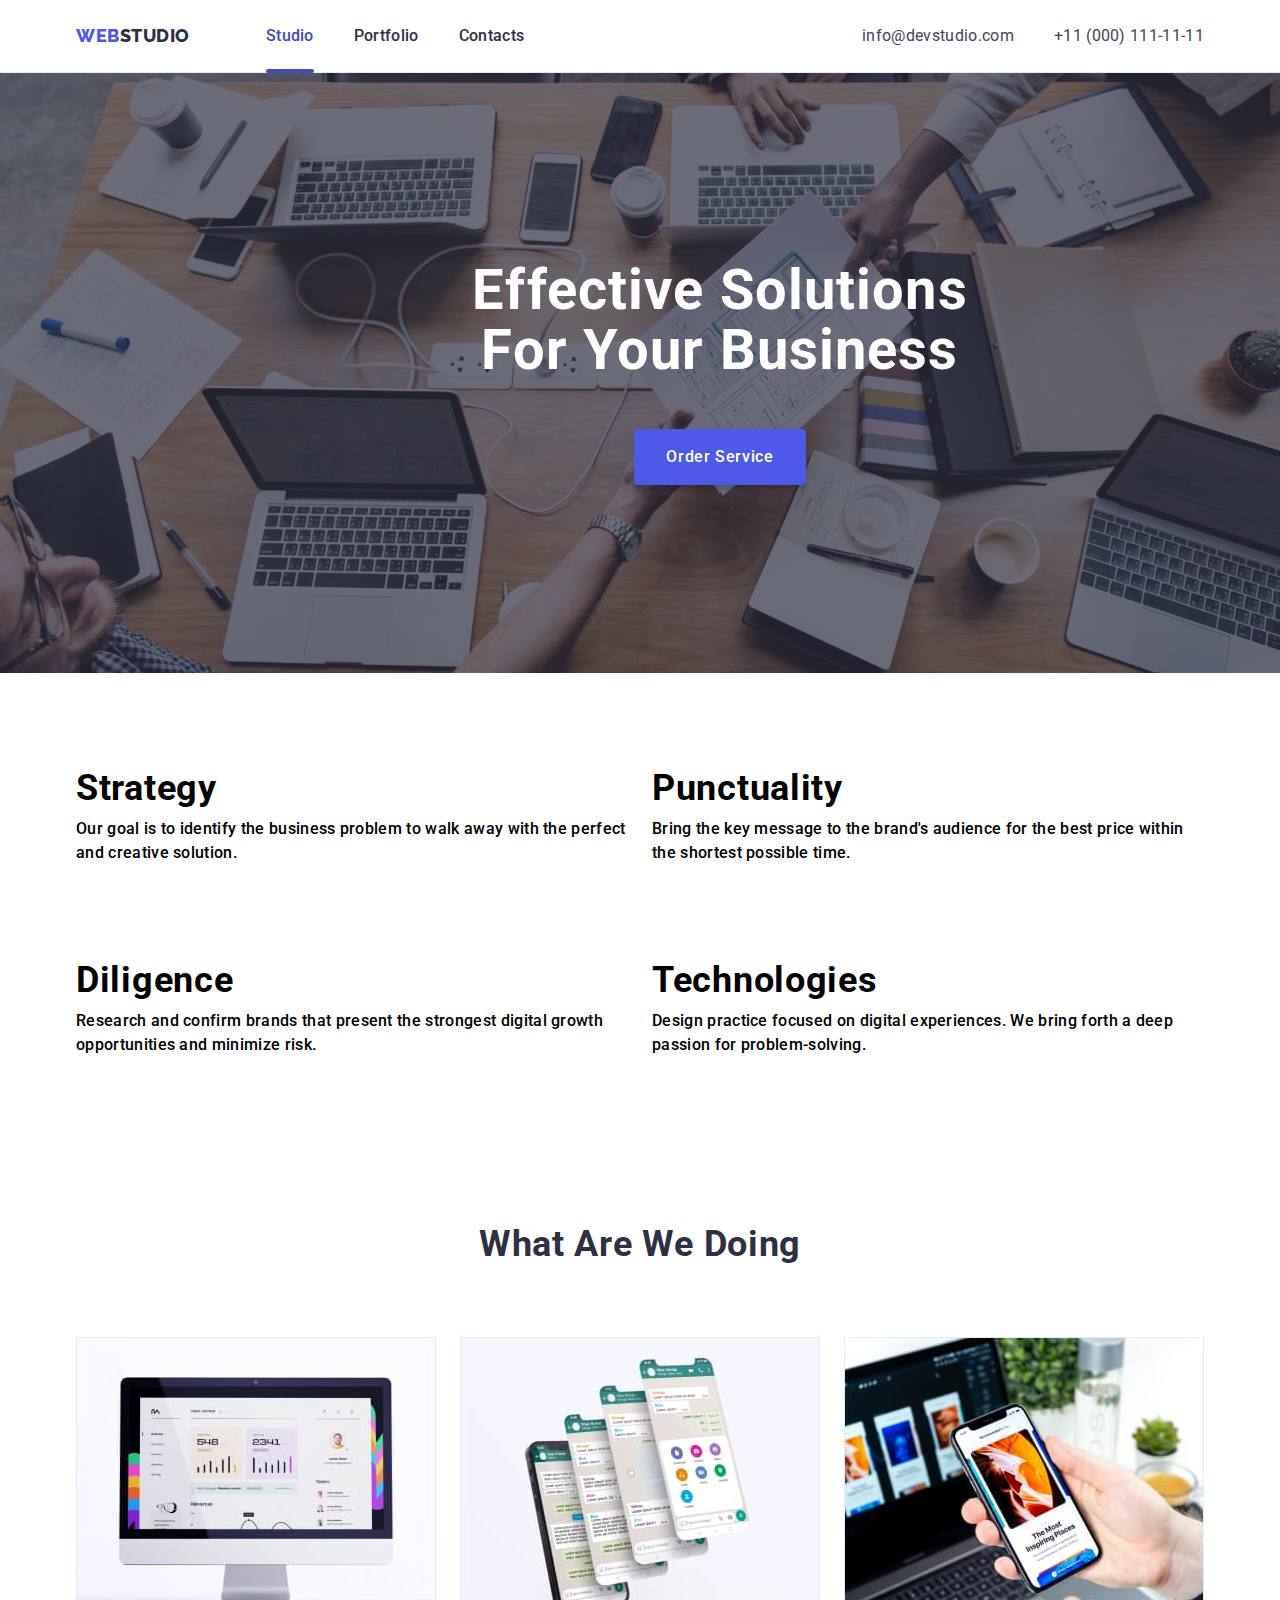
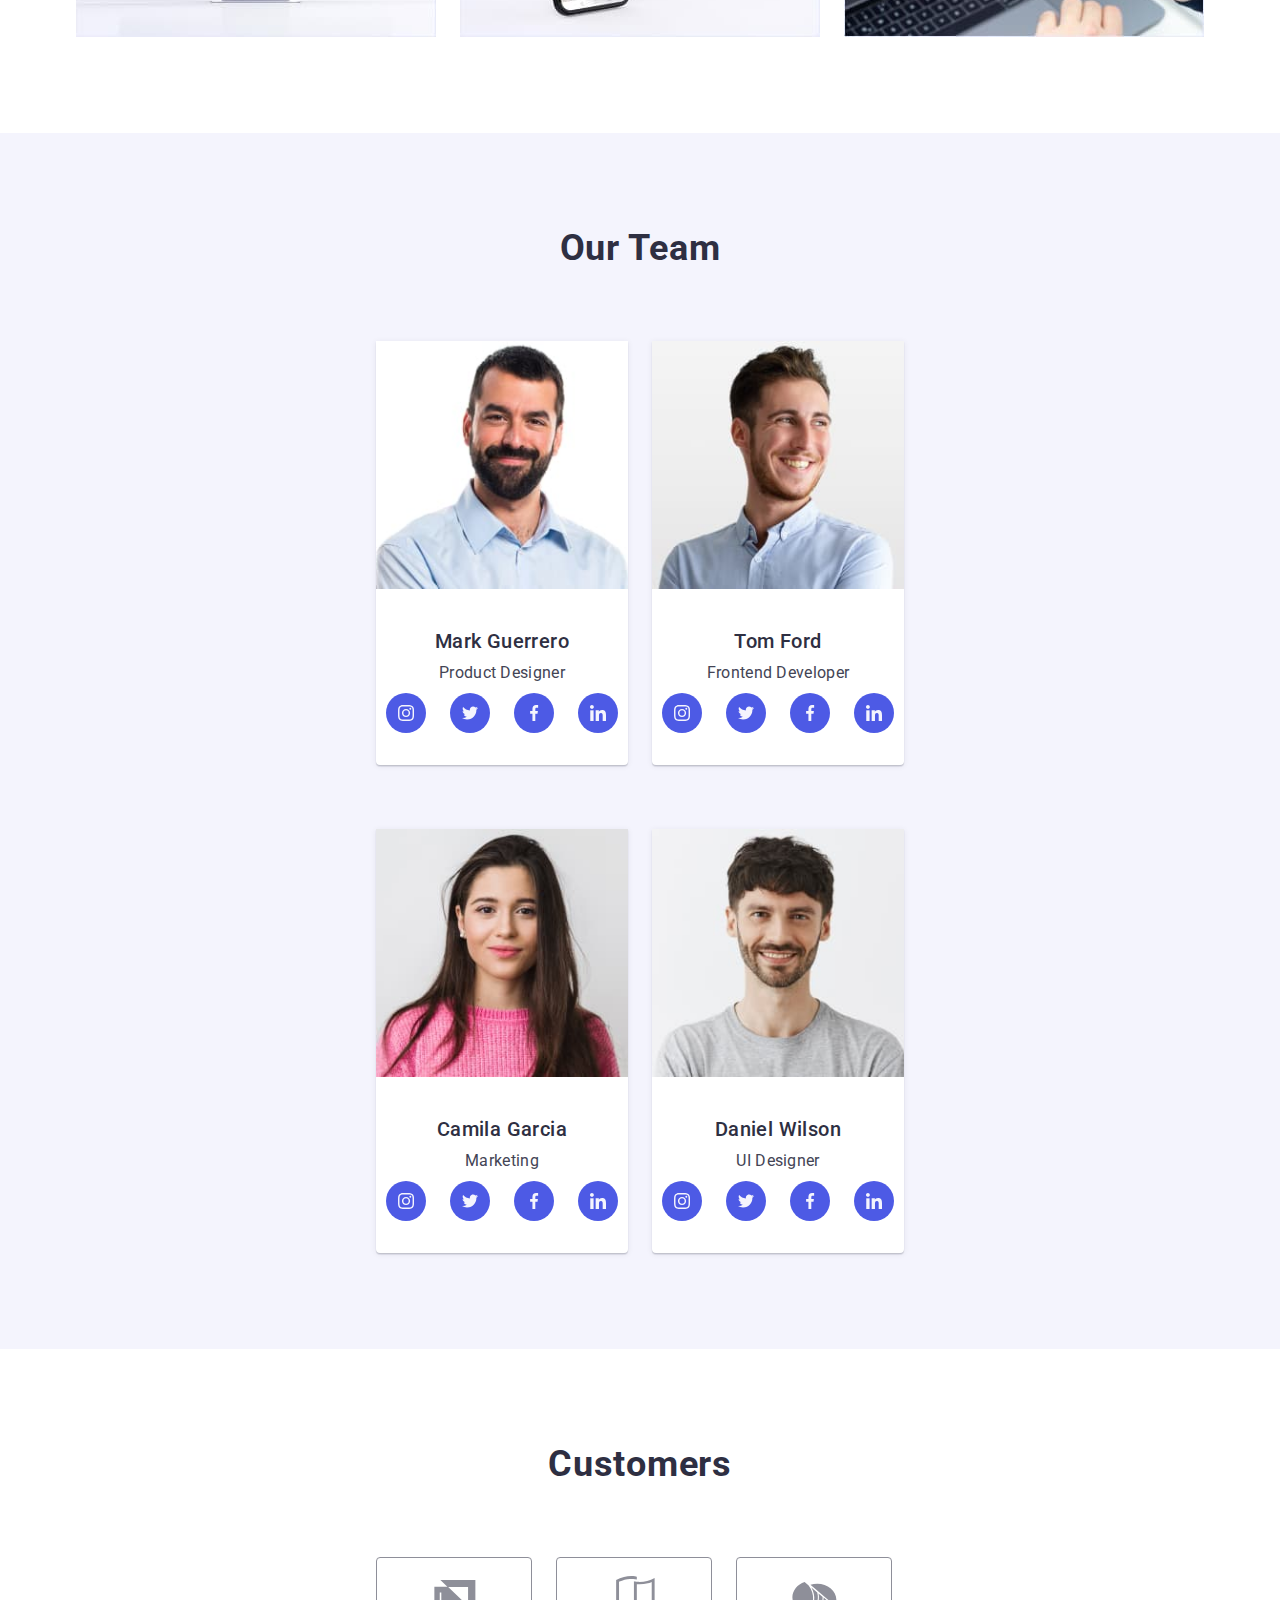
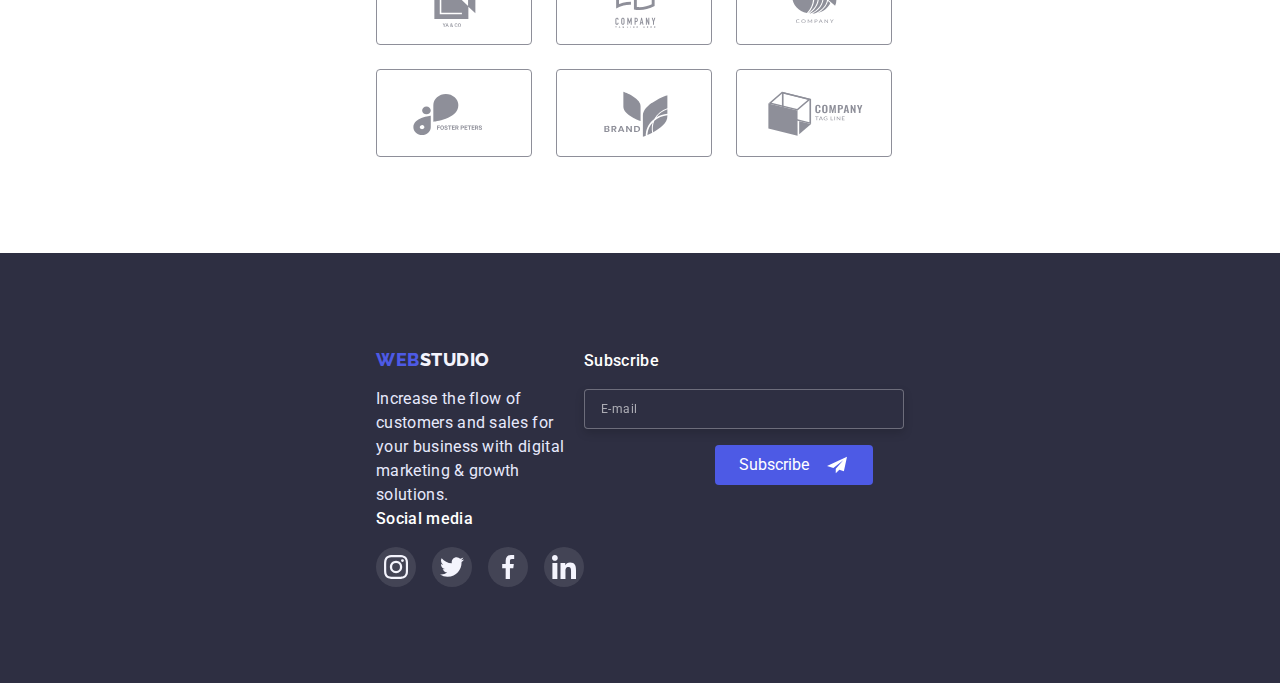
<file: index.html>
<!DOCTYPE html>
<html lang="en">
  <head>
    <meta charset="UTF-8" />
    <meta http-equiv="X-UA-Compatible" content="IE=edge" />
    <meta name="viewport" content="width=device-width, initial-scale=1.0" />
    <title>Effective Solutions for Your Business</title>
    <link href="
https://cdn.jsdelivr.net/npm/modern-normalize@1.1.0/modern-normalize.min.css" rel="stylesheet"/>

    <link rel="preconnect" href="https://fonts.googleapis.com" />
    <link rel="preconnect" href="https://fonts.gstatic.com" crossorigin />
    <link
      href="https://fonts.googleapis.com/css2?family=Raleway:wght@800&family=Roboto:wght@400;500;700;900&display=swap"
      rel="stylesheet"
    />

    <link rel="stylesheet" href="./css/styles.css" />
    <link rel="stylesheet" href="./css/mobile.css" />
    <link rel="stylesheet" href="./css/tablet.css" />
    <link rel="stylesheet" href="./css/desktop.css" />
  </head>
  <body>
    <!--HEADER-->
   <header class="header">
      <div class="container header-container">
      <nav class="navigation">
        <a class="logotype" href="./index.html">Web<span class="logotype-part-header">Studio</span></a>
        <ul class="header-list list">
          <li class="header-item">
            <a class="header-link  cover link" href="">Studio</a>
          </li>
          <li class="header-item">
            <a class="header-link link" href="./portfolio.html">Portfolio</a>
          </li>
          <li class="header-item">
            <a class="header-link link" href="">Contacts</a>
          </li>
        </ul>
      </nav>
      <address class="address">
        <ul class="contact-list">
          <li>
            <a class="email" href="mailto:info@devstudio.com">info@devstudio.com</a>
          </li>
          <li>
            <a class="tel" href="tel:+110001111111">+11 (000) 111-11-11</a>
          </li>
        </ul>
      </address>
      <button class="mobile-menu-open" data-menu-open type="button">
        <svg class="mobile-menu-open_icon" width="52" height="42">
          <use href="./images/icons.svg#burger"></use>
        </svg>
      </button>
      </div>
<div class="mob-menu is-hidden" data-menu>
  <div class="container">
    <div>
  <button class="menu-close" data-menu-close type="button">
    <svg class="menu-close-btn" width="12" height="12">
      <use href="./images/icons.svg#close-modal">
      </use>
    </svg>
  </button>
  <ul class="mob-menu-list list">
    <li class="mob-menu-item">
      <a class="mob-menu-link  cover link" href="">Studio</a>
    </li>
    <li class="mob-menu-item">
      <a class="mob-menu-link link" href="./portfolio.html">Portfolio</a>
    </li>
    <li class="mob-menu-item">
      <a class="mob-menu-link link" href="">Contacts</a>
    </li>
  </ul>
    </div>

    <div>
  <a class="mob-menu-tel" href="tel:+110001111111">+11 (000) 111-11-11</a>
  <a class="mob-menu-email" href="mailto:info@devstudio.com">info@devstudio.com</a>
  
  <ul class="mob-soc-list list">
    <li class="mob-soc-item">
      <a class="mob-soc-link link" href="">
        <svg class="mob-soc-icon" width="24" height="24">
          <use href="./images/icons.svg#icon-instagram"></use>
        </svg>
      </a>
    </li>
    <li class="mob-soc-item">
      <a class="mob-soc-link link" href="">
        <svg class="mob-soc-icon" width="24" height="24">
          <use href="./images/icons.svg#icon-twitter"></use>
        </svg>
      </a>
    </li>
    <li class="mob-soc-item">
      <a class="mob-soc-link link" href="">
        <svg class="mob-soc-icon" width="24" height="24">
          <use href="./images/icons.svg#icon-facebook"></use>
        </svg>
      </a>
    </li>
    <li class="mob-soc-item">
      <a class="mob-soc-link link" href="">
        <svg class="mob-soc-icon" width="24" height="24">
          <use href="./images/icons.svg#icon-linkedin"></use>
        </svg>
      </a>
    </li>
  </ul>
    </div>
  </div>
</div>
    </header>

    <!--HERO-->
   <main>
     <section class="hero">
        <div class="hero-wrap">
        <h1 class="hero-titel">Effective Solutions for Your Business</h1>
        <button class="modal-btn" data-modal-open type="button">Order Service</button>
        </div>
      </section>
    
     <!--FEATURE-->
      <section class="feature-section">
        <div class="container">
        <h2 class="feature-title">Features</h2>
        <ul class="feature-list">
          <li class="feature-item icon-antenna">
            <h3 class="feature-subtitle">Strategy</h3>
            <p class="feature-text">
              Our goal is to identify the business problem to walk away with the
              perfect and creative solution.
            </p>
          </li>
          <li class="feature-item icon-vector">
            <h3 class="feature-subtitle">Punctuality</h3>
            <p class="feature-text">
              Bring the key message to the brand's audience for the best price
              within the shortest possible time.
            </p>
          </li>
          <li class="feature-item icon-diagram">
            <h3 class="feature-subtitle">Diligence</h3>
            <p class="feature-text">
              Research and confirm brands that present the strongest digital
              growth opportunities and minimize risk.
            </p>
          </li>
          <li class="feature-item icon-astronaut">
            <h3 class="feature-subtitle">Technologies</h3>
            <p class="feature-text">
              Design practice focused on digital experiences. We bring forth a
              deep passion for problem-solving.
            </p>
          </li>
        </ul>
        </div>
      </section>

      <!--WORK-->
      <section class="works section">
        <div class="container">
        <h2 class="works-title">What are we doing</h2>

        <ul class="works-list">
          <li class="works-item">
            <img
              class="works-img"
              src="./images/monitor.jpg"
              alt="monitor"
              width="360"
              height="300"
            />
          </li>
          <li class="works-item">
            <img
              class="works-img"
              src="./images/menu.jpg"
              alt="menu"
              width="360"
              height="300"
            />
          </li>
          <li class="works-item">
            <img
              class="works-img"
              src="./images/smartphon.jpg"
              alt="smartphon"
              width="360"
              height="300"
            />
          </li>
        </ul>
        </div>
      </section>

      <!--TEAM-->
      <section class="team section">
        <div class="container">
        <h2 class="team-title">Our Team</h2>
        <ul class="team-list">
          <li class="team-item">
            <img
              class="team-img"
              src="./images/mark.jpg"
              alt="Mark"
              srcset="./images/mark.jpg 1x, ./images/mark@2x.jpg 2x"
              width="264"
              height="260"
            />
            <div class="team-wrap">
            <h3 class="team-name">Mark Guerrero</h3>
            <p class="team-position">Product Designer</p>
            <ul class="team-soc-list list">
              <li class="team-soc-item">
                <a class="team-soc-link link" href="">
                  <svg class="team-soc-icon" width="16" height="16">
                    <use href="./images/icons.svg#icon-instagram"></use>
                  </svg>
                </a>
              </li>
              <li class="team-soc-item">
                <a class="team-soc-link link" href="">
                  <svg class="team-soc-icon" width="16" height="16">
                    <use href="./images/icons.svg#icon-twitter"></use>
                  </svg>
                </a>
              </li>
              <li class="team-soc-item">
                <a class="team-soc-link link" href="">
                  <svg class="team-soc-icon" width="16" height="16">
                    <use href="./images/icons.svg#icon-facebook"></use>
                  </svg>
                </a>
              </li>
              <li class="team-soc-item">
                <a class="team-soc-link link" href="">
                  <svg class="team-soc-icon" width="16" height="16">
                    <use href="./images/icons.svg#icon-linkedin"></use>
                  </svg>
                </a>
              </li>
            </ul>
            </div>
          </li>

          <li class="team-item">
            <img
              class="team-img"
              src="./images/tom.jpg"
              srcset="./images/tom.jpg 1x, ./images/tom@2x.jpg 2x"
              alt="Tom"
              width="264"
              height="260"
            />
            <div class="team-wrap">
            <h3 class="team-name">Tom Ford</h3>
            <p class="team-position">Frontend Developer</p>
            <ul class="team-soc-list list">
              <li class="team-soc-item">
                <a class="team-soc-link link" href="">
                  <svg class="team-soc-icon" width="16" height="16">
                    <use href="./images/icons.svg#icon-instagram"></use>
                  </svg>
                </a>
              </li>
              <li class="team-soc-item">
                <a class="team-soc-link link" href="">
                  <svg class="team-soc-icon" width="16" height="16">
                    <use href="./images/icons.svg#icon-twitter"></use>
                  </svg>
                </a>
              </li>
              <li class="team-soc-item">
                <a class="team-soc-link link" href="">
                  <svg class="team-soc-icon" width="16" height="16">
                  <use href="./images/icons.svg#icon-facebook"></use>
                </svg></a>
              </li>
              <li class="team-soc-item">
                <a class="team-soc-link link" href="">
                  <svg class="team-soc-icon" width="16" height="16">
                    <use href="./images/icons.svg#icon-linkedin"></use>
                  </svg>
                </a>
              </li>
            </ul>
            </div>
          </li>

          <li class="team-item">
            <img
              class="team-img"
              src="./images/camila.jpg"
              alt="Camila"
              srcset="./images/camila.jpg 1x, ./images/camila@2x.jpg 2x"
              width="264"
              height="260"
            />
            <div class="team-wrap">
            <h3 class="team-name">Camila Garcia</h3>
            <p class="team-position">Marketing</p>
            <ul class="team-soc-list list">
              <li class="team-soc-item">
                <a class="team-soc-link link" href="">
                  <svg class="team-soc-icon" width="16" height="16">
                    <use href="./images/icons.svg#icon-instagram"></use>
                  </svg>
                </a>
              </li>
              <li class="team-soc-item">
                <a class="team-soc-link link" href="">
                  <svg class="team-soc-icon" width="16" height="16">
                    <use href="./images/icons.svg#icon-twitter"></use>
                  </svg>
                </a>
              </li>
              <li class="team-soc-item">
                <a class="team-soc-link link" href=""><svg class="team-soc-icon" width="16" height="16">
                  <use href="./images/icons.svg#icon-facebook"></use>
                </svg></a>
              </li>
              <li class="team-soc-item">
                <a class="team-soc-link link" href="">
                  <svg class="team-soc-icon" width="16" height="16">
                    <use href="./images/icons.svg#icon-linkedin"></use>
                  </svg>
                </a>
              </li>
            </ul>
            </div>
          </li>

          <li class="team-item">
            <img
              class="team-img"
              src="./images/daniel.jpg"
              alt="Daniel"
              srcset="./images/daniel.jpg 1x, ./images/daniel@2x.jpg 2x"
              width="264"
              height="260"
            /><div class="team-wrap">
            <h3 class="team-name">Daniel Wilson</h3>
            <p class="team-position">UI Designer</p>
            <ul class="team-soc-list list">
              <li class="team-soc-item">
                <a class="team-soc-link link" href="">
                  <svg class="team-soc-icon" width="16" height="16">
                    <use href="./images/icons.svg#icon-instagram"></use>
                  </svg>
                </a>
              </li>
              <li class="team-soc-item">
                <a class="team-soc-link link" href="">
                  <svg class="team-soc-icon" width="16" height="16">
                    <use href="./images/icons.svg#icon-twitter"></use>
                  </svg>
                </a>
              </li>
              <li class="team-soc-item">
                <a class="team-soc-link link" href="">
                  <svg class="team-soc-icon" width="16" height="16">
                  <use href="./images/icons.svg#icon-facebook"></use>
                </svg></a>
              </li>
              <li class="team-soc-item">
                <a class="team-soc-link link" href="">
                  <svg class="team-soc-icon" width="16" height="16">
                    <use href="./images/icons.svg#icon-linkedin"></use>
                  </svg>
                </a>
              </li>
            </ul>
            </div>
          </li>
        </ul>
        </div>
      </section>

      <!--Customers-->
     <section class="customers">
        <div class="container">
          <h2 class="customers-title">Customers</h2>
          <ul class="company-list list">
            <li class="company-item">
              <a class="company-link link" href="">
              <svg class="company-icon" width="104" height="56">
                <use href="./images/icons.svg#icon-Logo-5"></use>
              </svg>
              </a>
            </li>
            <li class="company-item">
              <a class="company-link link" href="">
              <svg class="company-icon" width="104" height="56">
                <use href="./images/icons.svg#icon-Logo-4"></use>
              </svg>
              </a>
            </li>
            <li class="company-item">
              <a class="company-link link" href="">
              <svg class="company-icon" width="104" height="56">
                <use href="./images/icons.svg#icon-Logo-3"></use>
              </svg>
              </a>
            </li>
            <li class="company-item">
              <a class="company-link link" href="">
              <svg class="company-icon" width="104" height="56">
                <use href="./images/icons.svg#icon-Logo-2"></use>
              </svg>
              </a>
            </li>
            <li class="company-item">
              <a class="company-link link" href="">
              <svg class="company-icon" width="104" height="56">
                <use href="./images/icons.svg#icon-Logo-1"></use>
              </svg>
              </a>
            </li>
            <li class="company-item">
              <a class="company-link link" href="">
                <svg class="company-icon" width="104" height="56">
                  <use href="./images/icons.svg#icon-Logo"></use>
                </svg>
                </a>
            </li>

          </ul>

        </div>

      </section>
    </main>

    <!--FOOTER-->
    <footer class="footer section">
      <div class="container footer-f">
        <div class="footer-footer">
        <div class="footer-wrap">
      <a class="logotype-footer" href="./index.html">Web<span class="logotype-part-footer">Studio</span></a>
      <p class="footer-text">
        Increase the flow of customers and sales for your business with digital
        marketing & growth solutions.
      </p>
        </div>
         <div class="footer-wrap-soc"> 
          <p class="footer-text-soc">Social media</p>
            <ul class="footer-soc-list list">
              <li class="footer-soc-item">
                <a class="footer-soc-link link" href="">
                  <svg class="footer-soc-icon" width="24" height="24">
                    <use href="./images/icons.svg#icon-instagram"></use>
                  </svg>
                </a>
              </li>
              <li class="footer-soc-item">
                <a class="footer-soc-link link" href="">
                  <svg class="footer-soc-icon" width="24" height="24">
                    <use href="./images/icons.svg#icon-twitter"></use>
                  </svg>
                </a>
              </li>
              <li class="footer-soc-item">
                <a class="footer-soc-link link" href=""><svg class="team-soc-icon" width="24" height="24">
                  <use href="./images/icons.svg#icon-facebook"></use>
                </svg></a>
              </li>
              <li class="footer-soc-item">
                <a class="footer-soc-link link" href="">
                  <svg class="footer-soc-icon" width="24" height="24">
                    <use href="./images/icons.svg#icon-linkedin"></use>
                  </svg>
                </a>
              </li>
            </ul>
         </div>
      </div>
           <div class="footer-form-wrap">
          <form class="footer-form">
            <div class="footer-field">
            <label class="online-lable-text" for="online-mail">Subscribe</label>
            </div>
              <input class="online-input" name="online-mail" type="email" id="online-mail" placeholder="E-mail">
        
            <button type="submit" class="footer-btn">Subscribe
              <svg class="footer-btn-icon" width="24" height="20">
                <use href="./images/icons.svg#icon-telegram"></use>
              </svg>
            </button>
            
            
          </form>
          </div>
      </div>
      </footer>

     <div class="backdrop is-hidden" data-modal>
        <div class="modal">
          <button type="button" class="modal-close" data-modal-close>
            <svg class="close-modal" width="12" height="12">
              <use href="./images/icons.svg#close-modal"></use>
            </svg>
          </button>

          <p class="modal-tittle">Leave your contacts and we will call you back</p>
          <form class="modal-form">
            <div class="modal-fiaeld">
            <label class="input-text" for="name">Name</label>
            <div class="input-wrap">
            <input class="modal-input" name="name" type="text" id="name">
            <svg class="modal-icon" width="18" height="18">
              <use href="./images/icons.svg#icon-person"></use>
            </svg>
            </div>
            </div>

            <div class="modal-fiaeld">
              <label class="input-text" for="phone">Phone</label>
              <div class="input-wrap">
              <input class="modal-input" name="phone" type="tel" id="phone">
              <svg class="modal-icon" width="18" height="24">
                <use href="./images/icons.svg#icon-phone"></use>
              </svg>
              </div>
              </div>

              <div class="modal-fiaeld">
                <label class="input-text" for="email">Email</label>
                <div class="input-wrap">
                <input class="modal-input" name="email" type="email" id="email" required>
                <svg class="modal-icon" width="18" height="24">
                  <use href="./images/icons.svg#icon-email"></use>
                </svg>
                </div>
                </div>
            
                <div class="modal-fiaeld">
                  <label class="input-text" for="use-text">Comment</label>
                  <textarea name="use-text" id="use-text" class="modal-massage" placeholder="Text input"></textarea>
                </div>

                <div class="modal-fiaeld">
                  <input class="input-check hidden" id="policy" type="checkbox" value="true"/>
                  <label for="policy" class="check-text"> I accept the terms and conditions of the&nbsp;
                    <a class="privaci-link" href="#">Privacy Policy</a>
                  </label>
                </div>
            <button type="submit" class="submit-btn">Send</button>
            
          </form>
        </div>
      </div>
      <script src="./js/modal.js"></script>
      <script src="./js/mobile-menu.js"></script>
  </body>
</html>
</file>
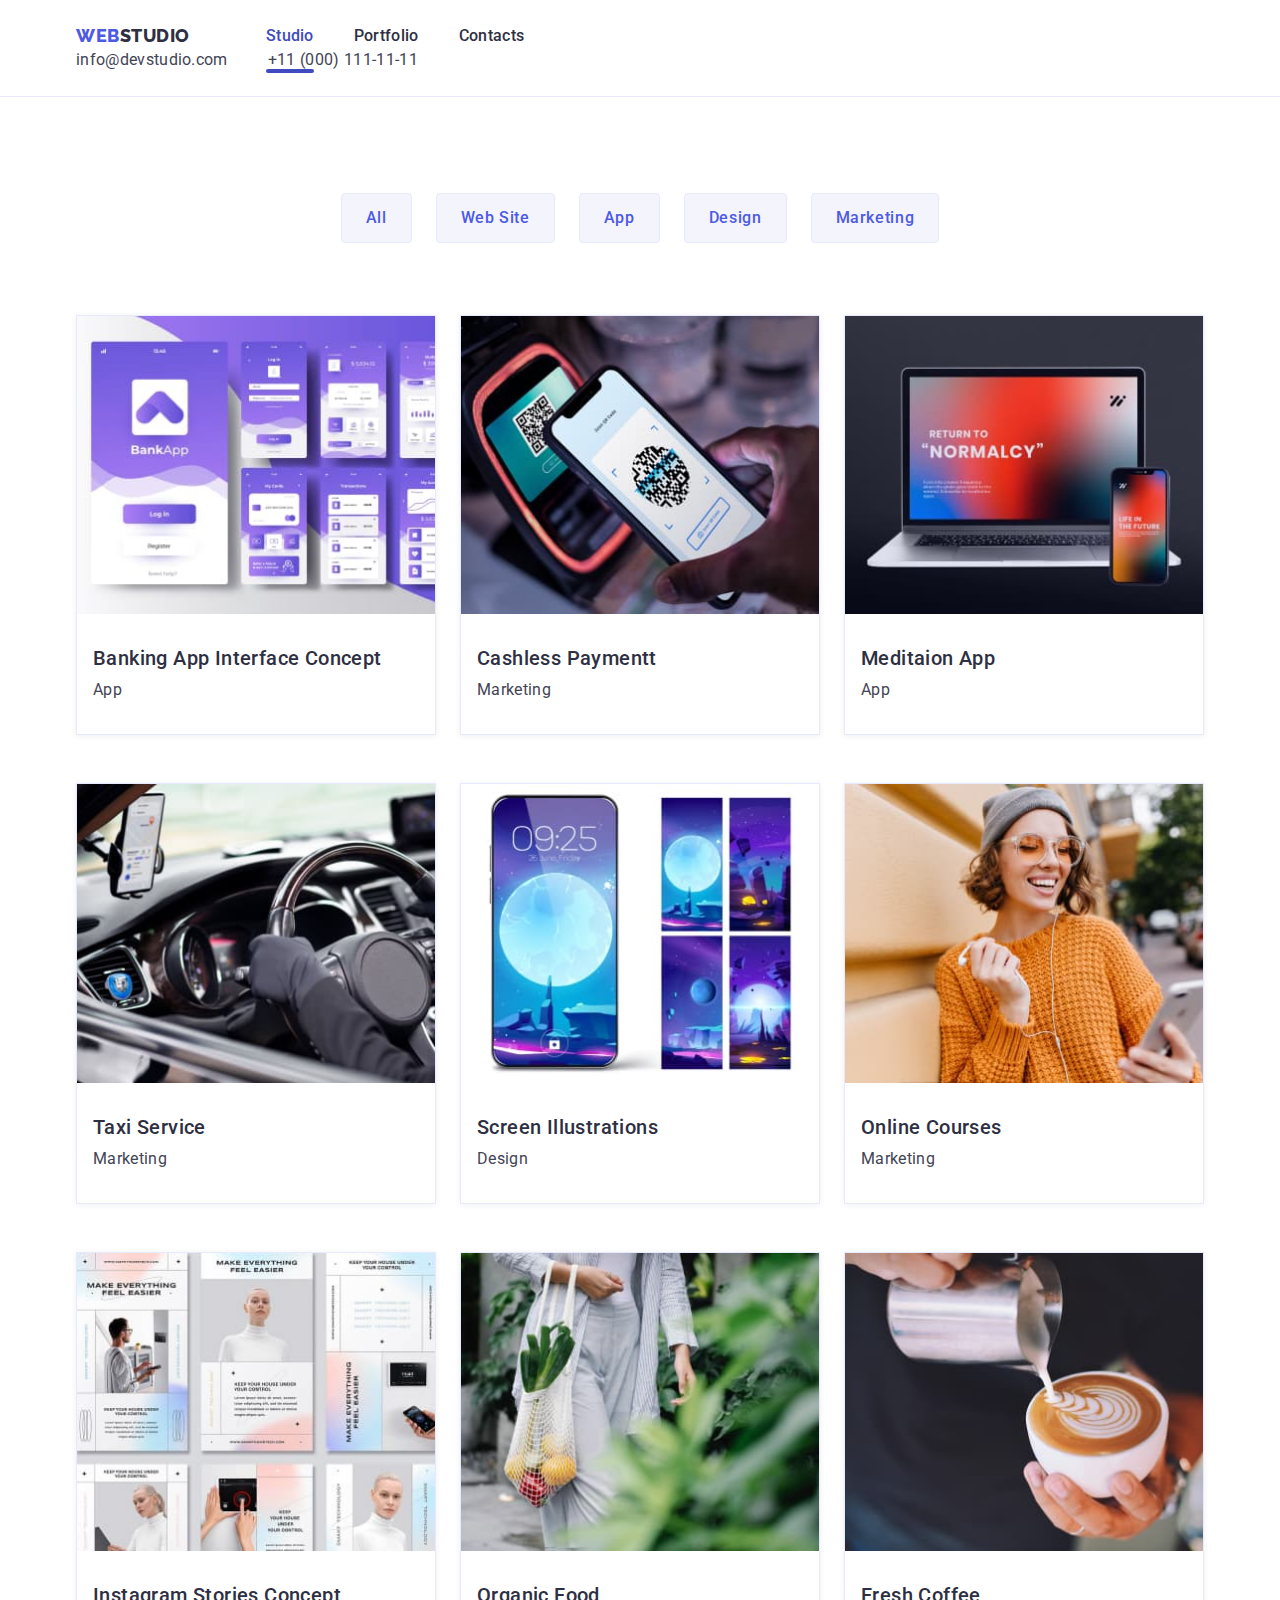
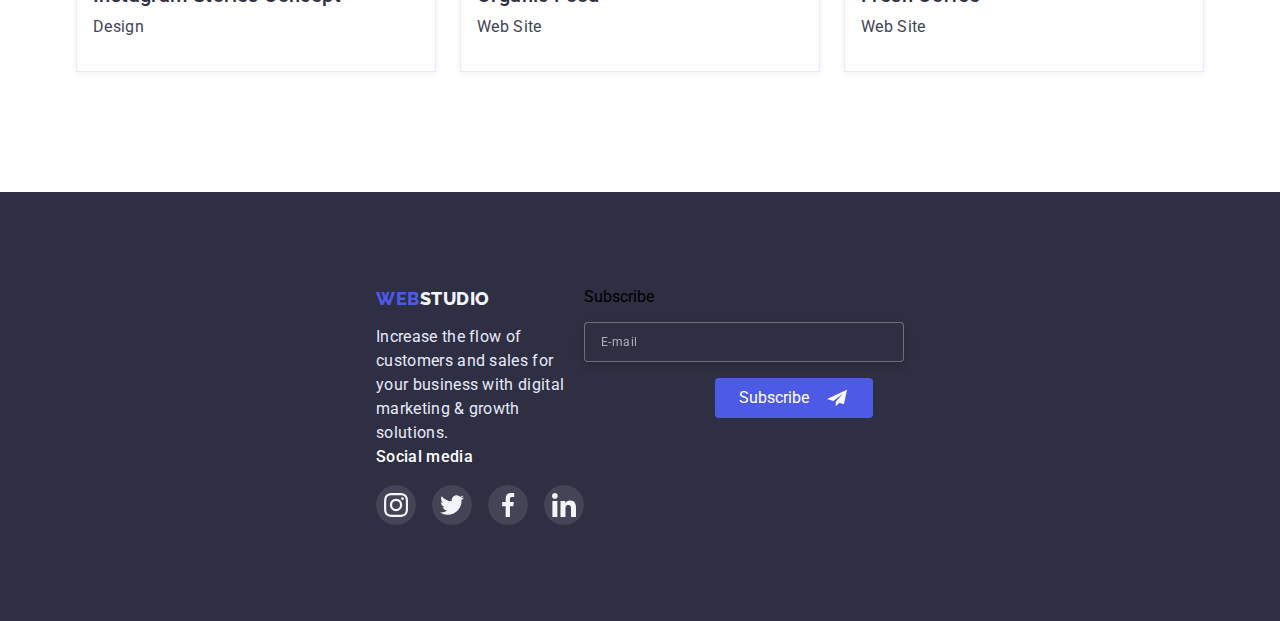
<file: portfolio.html>
<!DOCTYPE html>
<html lang="en">
  <head>
    <meta charset="UTF-8" />
    <meta http-equiv="X-UA-Compatible" content="IE=edge" />
    <meta name="viewport" content="width=device-width, initial-scale=1.0" />
    <title>Effective Solutions for Your Business</title>
    <link href="
https://cdn.jsdelivr.net/npm/modern-normalize@1.1.0/modern-normalize.min.css
" rel="stylesheet"/>

    <link rel="preconnect" href="https://fonts.googleapis.com" />
    <link rel="preconnect" href="https://fonts.gstatic.com" crossorigin />
    <link
      href="https://fonts.googleapis.com/css2?family=Raleway:wght@800&family=Roboto:wght@400;500;700;900&display=swap"
      rel="stylesheet"
    />

    <link rel="stylesheet" href="./css/styles.css" />
    <link rel="stylesheet" href="./css/mobile.css" />
    <link rel="stylesheet" href="./css/tablet.css" />
    <link rel="stylesheet" href="./css/desktop.css" />
  </head>
  <body>
    <!--HEADER-->
    <header class="header">
      <div class="container header-wrap">
      <nav class="navigation">
        <a class="logotype" href="./index.html">Web<span class="logotype-part-header">Studio</span></a>
        <ul class="header-list list">
          <li class="header-item">
            <a class="header-link  cover link" href="">Studio</a>
          </li>
          <li class="header-item">
            <a class="header-link link" href="./portfolio.html">Portfolio</a>
          </li>
          <li class="header-item">
            <a class="header-link link" href="">Contacts</a>
          </li>
        </ul>
      </nav>
      <address class="address">
        <ul class="contact-list">
          <li>
            <a class="email" href="mailto:info@devstudio.com">info@devstudio.com</a>
          </li>
          <li>
            <a class="tel" href="tel:+110001111111">+11 (000) 111-11-11</a>
          </li>
        </ul>
      </address>
      <button class="mobile-menu-open" data-menu-open type="button">
        <svg class="mobile-menu-open-icon" width="52" height="42">
          <use href="./images/icons.svg#burger"></use>
        </svg>
      </button>
      </div>
<div class="mob-menu is-hidden" data-menu>
 
  <div class="container">
    <div>
  <button class="menu-close" data-menu-close type="button">
    <svg class="menu-close-btn" width="12" height="12">
      <use href="./images/icons.svg#close-modal">
      </use>
    </svg>
  </button>
  <ul class="mob-menu-list list">
    <li class="mob-menu-item">
      <a class="mob-menu-link  cover link" href="">Studio</a>
    </li>
    <li class="mob-menu-item">
      <a class="mob-menu-link link" href="./portfolio.html">Portfolio</a>
    </li>
    <li class="mob-menu-item">
      <a class="mob-menu-link link" href="">Contacts</a>
    </li>
  </ul>
    </div>
    <div>
  <a class="mob-menu-tel" href="tel:+110001111111">+11 (000) 111-11-11</a>
  <a class="mob-menu-email" href="mailto:info@devstudio.com">info@devstudio.com</a>
  <ul class="mob-soc-list list">
    <li class="mob-soc-item">
      <a class="mob-soc-link link" href="">
        <svg class="mob-soc-icon" width="24" height="24">
          <use href="./images/icons.svg#icon-instagram"></use>
        </svg>
      </a>
    </li>
    <li class="mob-soc-item">
      <a class="mob-soc-link link" href="">
        <svg class="mob-soc-icon" width="24" height="24">
          <use href="./images/icons.svg#icon-twitter"></use>
        </svg>
      </a>
    </li>
    <li class="mob-soc-item">
      <a class="mob-soc-link link" href="">
        <svg class="mob-soc-icon" width="24" height="24">
          <use href="./images/icons.svg#icon-facebook"></use>
        </svg>
      </a>
    </li>
    <li class="mob-soc-item">
      <a class="mob-soc-link link" href="">
        <svg class="mob-soc-icon" width="24" height="24">
          <use href="./images/icons.svg#icon-linkedin"></use>
        </svg>
      </a>
    </li>
  </ul>
    </div>
  </div>
</div>
    </header>
    <!--FILTER-->
    <main>
      <section class="portfolio-page">
        <div class="container">
        <h1 class="filter-title">Portfolio</h1>
        <ul class="filter-list">
          <li class="filter-item">
            <button class="filter-btn" type="button">All</button>
          </li>
          <li class="filter-item">
            <button class="filter-btn" type="button">Web Site</button>
          </li>
          <li class="filter-item">
            <button class="filter-btn" type="button">App</button>
          </li>
          <li class="filter-item">
            <button class="filter-btn" type="button">Design</button>
          </li>
          <li class="filter-item">
            <button class="filter-btn" type="button">Marketing</button>
          </li>
        </ul>
    
        <!--Project Card-->
        
        <ul class="card-list">
          <li class="card-item">
            <div class="card-cover-wrap">
            <img
              class="card-img"
              src="./images/banking.jpg"
              alt="bankig app interface concept"
              width="360"
              height="300"
            />
            <div class="cover-text-wrap">
            <p class="card-cover-text">14 Stylish and User-Friendly App Design Concepts · Task Manager App · Calorie Tracker App · Exotic Fruit Ecommerce App · Cloud Storage App</p>
            </div>
            </div>
            <div class="card-wrap">
            <h2 class="card-title">Banking App Interface Concept</h2>
            <p class="card-text">App</p>
            </div>
          </li>
          <li class="card-item">
            <div class="card-cover-wrap">
            <img
              class="card-img"
              src="./images/cashless.jpg"
              alt="cashless paymentt"
              width="360"
              height="300"
            />
            <div class="cover-text-wrap">
              <p class="card-cover-text">14 Stylish and User-Friendly App Design Concepts · Task Manager App · Calorie Tracker App · Exotic Fruit Ecommerce App · Cloud Storage App</p>
            </div>
          </div>
            <div class="card-wrap">
            <h2 class="card-title">Cashless Paymentt</h2>
            <p class="card-text">Marketing</p>
            </div>
          </li>

          <li class="card-item">
            <div class="card-cover-wrap">
            <img
              class="card-img"
              src="./images/meditaion.jpg"
              alt="meditaion app"
              width="360"
              height="300"
            />
            <div class="cover-text-wrap">
              <p class="card-cover-text">14 Stylish and User-Friendly App Design Concepts · Task Manager App · Calorie Tracker App · Exotic Fruit Ecommerce App · Cloud Storage App</p>
            </div>
          </div>
            <div class="card-wrap">
            <h2 class="card-title">Meditaion App</h2>
            <p class="card-text">App</p>
            </div>
          </li>

          <li class="card-item">
            <div class="card-cover-wrap">
            <img
              class="card-img"
              src="./images/taxi.jpg"
              alt="taxi Service"
              width="360"
              height="300"
            />
            <div class="cover-text-wrap">
              <p class="card-cover-text">14 Stylish and User-Friendly App Design Concepts · Task Manager App · Calorie Tracker App · Exotic Fruit Ecommerce App · Cloud Storage App</p>
            </div>
          </div>
            <div class="card-wrap">
            <h2 class="card-title">Taxi Service</h2>
            <p class="card-text">Marketing</p>
            </div>
          </li>

          <li class="card-item">
            <div class="card-cover-wrap">
            <img
              class="card-img"
              src="./images/screen.jpg"
              alt="screen Illustrations"
              width="360"
              height="300"
            />
            <div class="cover-text-wrap">
              <p class="card-cover-text">14 Stylish and User-Friendly App Design Concepts · Task Manager App · Calorie Tracker App · Exotic Fruit Ecommerce App · Cloud Storage App</p>
            </div>
          </div>
            <div class="card-wrap">
            <h2 class="card-title">Screen Illustrations</h2>
            <p class="card-text">Design</p>
            </div>
          </li>

          <li class="card-item">
            <div class="card-cover-wrap">
            <img
              class="card-img"
              src="./images/online.jpg"
              alt="online courses"
              width="360"
              height="300"
            />
            <div class="cover-text-wrap">
              <p class="card-cover-text">14 Stylish and User-Friendly App Design Concepts · Task Manager App · Calorie Tracker App · Exotic Fruit Ecommerce App · Cloud Storage App</p>
            </div>
          </div>
            <div class="card-wrap">
            <h2 class="card-title">Online Courses</h2>
            <p class="card-text">Marketing</p>
            </div>
          </li>

          <li class="card-item">
            <div class="card-cover-wrap">
            <img
              class="card-img"
              src="./images/instagram.jpg"
              alt="instagram stories concept"
              width="360"
              height="300"
            />
            <div class="cover-text-wrap">
              <p class="card-cover-text">14 Stylish and User-Friendly App Design Concepts · Task Manager App · Calorie Tracker App · Exotic Fruit Ecommerce App · Cloud Storage App</p>
            </div>
          </div>
            <div class="card-wrap">
            <h2 class="card-title">Instagram Stories Concept</h2>
            <p class="card-text">Design</p>
            </div>
          </li>

          <li class="card-item">
            <div class="card-cover-wrap">
            <img
              class="card-img"
              src="./images/organic.jpg"
              alt="organic food"
              width="360"
              height="300"
            />
            <div class="cover-text-wrap">
              <p class="card-cover-text">14 Stylish and User-Friendly App Design Concepts · Task Manager App · Calorie Tracker App · Exotic Fruit Ecommerce App · Cloud Storage App</p>
            </div>
          </div>
            <div class="card-wrap">
            <h2 class="card-title">Organic Food</h2>
            <p class="card-text">Web Site</p>
            </div>
          </li>

          <li class="card-item">
            <div class="card-cover-wrap">
            <img
              class="card-img"
              src="./images/cup.jpg"
              alt="fresh coffee"
              width="360"
              height="300"
            />
            <div class="cover-text-wrap">
              <p class="card-cover-text">14 Stylish and User-Friendly App Design Concepts · Task Manager App · Calorie Tracker App · Exotic Fruit Ecommerce App · Cloud Storage App</p>
            </div>
          </div>
            <div class="card-wrap">
            <h2 class="card-title">Fresh Coffee</h2>
            <p class="card-text">Web Site</p>
            </div>
          </li>
        </ul>
        </div>
      </section>
    </main>
    <!--FOOTER-->
    <footer class="footer section">
      <div class="container footer-f">
        <div class="footer-footer">
        <div class="footer-wrap">
      <a class="logotype-footer" href="./index.html">Web<span class="logotype-part-footer">Studio</span></a>
      <p class="footer-text">
        Increase the flow of customers and sales for your business with digital
        marketing & growth solutions.
      </p>
        </div>
         <div class="footer-wrap-soc"> 
          <p class="footer-text-soc">Social media</p>
            <ul class="footer-soc-list list">
              <li class="footer-soc-item">
                <a class="footer-soc-link link" href="">
                  <svg class="footer-soc-icon" width="24" height="24">
                    <use href="./images/icons.svg#icon-instagram"></use>
                  </svg>
                </a>
              </li>
              <li class="footer-soc-item">
                <a class="footer-soc-link link" href="">
                  <svg class="footer-soc-icon" width="24" height="24">
                    <use href="./images/icons.svg#icon-twitter"></use>
                  </svg>
                </a>
              </li>
              <li class="footer-soc-item">
                <a class="footer-soc-link link" href=""><svg class="team-soc-icon" width="24" height="24">
                  <use href="./images/icons.svg#icon-facebook"></use>
                </svg></a>
              </li>
              <li class="footer-soc-item">
                <a class="footer-soc-link link" href="">
                  <svg class="footer-soc-icon" width="24" height="24">
                    <use href="./images/icons.svg#icon-linkedin"></use>
                  </svg>
                </a>
              </li>
            </ul>
         </div>
      </div>
          <div class="footer-form-wrap">
          <p class="subscribe">Subscribe</p>
            <form class="footer-form">
            <label class="online-lable-text" for="online-mail">
           
              <input class="online-input" name="online-mail" type="email" id="online-mail" placeholder="E-mail">
            </label>
            <button type="submit" class="footer-btn">Subscribe
              <svg class="footer-btn-icon" width="24" height="20">
                <use href="./images/icons.svg#icon-telegram"></use>
              </svg>
            </button>
            
            
          </form>
          
      </div>
      </footer>


     <div class="backdrop is-hidden" data-modal>
        <div class="modal">
          <button type="button" class="modal-close" data-modal-close>
            <svg class="close-modal" width="12" height="12">
              <use href="./images/icons.svg#close-modal"></use>
            </svg>
          </button>

          <p class="modal-tittle">Leave your contacts and we will call you back</p>
          <form class="modal-form">
            <div class="modal-fiaeld">
            <label class="input-text" for="name">Name</label>
            <div class="input-wrap">
            <input class="modal-input" name="name" type="text" id="name">
            <svg class="modal-icon" width="18" height="18">
              <use href="./images/icons.svg#icon-person"></use>
            </svg>
            </div>
            </div>

            <div class="modal-fiaeld">
              <label class="input-text" for="phone">Phone</label>
              <div class="input-wrap">
              <input class="modal-input" name="phone" type="tel" id="phone">
              <svg class="modal-icon" width="18" height="24">
                <use href="./images/icons.svg#icon-phone"></use>
              </svg>
              </div>
              </div>

              <div class="modal-fiaeld">
                <label class="input-text" for="email">Email</label>
                <div class="input-wrap">
                <input class="modal-input" name="email" type="email" id="email" required>
                <svg class="modal-icon" width="18" height="24">
                  <use href="./images/icons.svg#icon-email"></use>
                </svg>
                </div>
                </div>
            
                <div class="modal-fiaeld">
                  <label class="input-text" for="use-text">Comment</label>
                  <textarea name="use-text" id="use-text" class="modal-massage" placeholder="Text input"></textarea>
                </div>

                <div class="modal-fiaeld">
                  <input class="input-check hidden" id="policy" type="checkbox" value="true"/>
                  <label for="policy" class="check-text"> I accept the terms and conditions of the&nbsp;
                    <a class="privaci-link" href="#">Privacy Policy</a>
                  </label>
                </div>
            <button type="submit" class="submit-btn">Send</button>
            
          </form>
        </div>
      </div>
      <script src="./js/modal.js"></script>
      <script src="./js/mobile-menu.js"></script>
  </body>
</html>
</file>
<file: css/styles.css>
:root {
  --primary-font: "Roboto", sans-serif;
  --secondary-font: "Raleway", sans-serif;
  --primary-text-color: #2e2f42;
  --secondary-text-color: #434455;
  --accent-color: #404bbf;
  --white-color: #ffffff;
  --background-color: #f4f4fd;
}

ul,
ol {
  list-style: none;
  text-decoration: none;
}

.list {
  list-style: none;
}

.no-scroll {
  overflow: hidden;
}
.link {
  text-decoration: none;
}

a {
  text-decoration: none;
}

body {
  font-family: "Roboto", sans-serif;
}

h1,
h2,
h3,
h4,
p {
  margin-top: 0;
  margin-bottom: 0;
}

ul,
ol {
  margin-top: 0;
  margin-bottom: 0;
  padding-left: 0;
}

img {
  display: block;
  width: 100%;
  height: auto;
}

* {
  box-sizing: border-box;
}

/*======================= HEADER =======================*/
.section {
  padding-top: 120px;
}
.header {
  padding-top: 24px;
  padding-bottom: 24px;
  border-bottom: 1px solid #e7e9fc;
}

.logotype {
  font-family: "Raleway", sans-serif;
  font-weight: 800;
  font-size: 18px;
  line-height: 1.33;
  display: flex;
  align-items: center;
  letter-spacing: 0.03em;
  text-transform: uppercase;
  color: #4d5ae5;
  margin-right: 76px;
}

.logotype-part-header {
  color: #2e2f42;
}

.mobile-menu-open {
  /* width: 32px;
  height: 22px;*/
  background-color: transparent;
  border: none;
  padding: 0;
  line-height: 0;
  cursor: pointer;
}

.header-container {
  display: flex;
  justify-content: space-between;
  align-items: center;
}
/*=================== mob menu ==================*/
.mob-menu {
  position: fixed;
  z-index: 1;
  top: 0;
  width: 100%;
  height: 100%;
  background: #ffffff;
  box-shadow: 0px 2px 1px rgba(46, 47, 66, 0.08),
    0px 1px 1px rgba(46, 47, 66, 0.16), 0px 1px 6px rgba(46, 47, 66, 0.08);
  padding-top: 24px;
  padding-bottom: 24px;
}

.mob-menu > .container {
  height: 100%;
  display: flex;
  flex-direction: column;
  justify-content: space-between;
  overflow-y: auto;
}

.mob-menu-list {
  margin-bottom: 64px;
}
.menu-close {
  display: block;
  margin-left: auto;
  margin-bottom: 32px;
  width: 24px;
  height: 24px;
  border-radius: 50%;
  background: #e7e9fc;
  border: 1px solid rgba(0, 0, 0, 0.1);
  display: flex;
  align-items: center;
  justify-content: center;
  margin-left: auto;
  padding: 0;
  cursor: pointer;
  transition-duration: 250ms;
  transition-timing-function: cubic-bezier(0.4, 0, 0.2, 1);
}
.menu-close:is(:hover, :focus) {
  background: var(--accent-color);
  fill: #fcfcfc;
}

.mob-menu-item:not(:last-child) {
  margin-bottom: 40px;
}
.mob-menu-link {
  font-weight: 700;
  font-size: 36px;
  line-height: 1.11;
  letter-spacing: 0.02em;
  text-transform: capitalize;
  color: #2e2f42;
}
.mob-menu-link:hover,
.mob-menu-link:focus {
  color: var(--accent-color);
}
.mob-menu-tel {
  font-weight: 700;
  font-size: 36px;
  line-height: 1.11;
  letter-spacing: 0.02em;
  text-transform: capitalize;
  color: #4d5ae5;
  margin-bottom: 40px;
  display: block;
}

.mob-menu-email {
  font-weight: 500;
  font-size: 20px;
  line-height: 1.2;
  letter-spacing: 0.02em;
  color: #434455;
  margin-bottom: 40px;
}

/*.mob-menu-email:not(:last-child) {
  margin-bottom: 40px;
}*/
.mob-soc-list {
  display: flex;
  justify-content: start;
  gap: 54px;
}

.mob-soc-item {
  width: 40px;
  height: 40px;
}

.mob-soc-link {
  width: 100%;
  height: 100%;
  border-radius: 50%;
  display: flex;
  justify-content: center;
  align-items: center;
  background-color: #4d5ae5;
  transition-duration: 250ms;
  transition-timing-function: cubic-bezier(0.4, 0, 0.2, 1);
  margin-top: 48px;
}
.mob-soc-icon {
  fill: #f4f4fd;
}

.mob-soc-link:is(:hover, :focus) {
  background-color: var(--accent-color);
}
/*======================= CONTAINER ==========================*/
.container {
  padding-left: 15px;
  padding-right: 15px;
  margin: 0 auto;
}

/*======================= HERO =======================*/
.hero {
  text-align: center;
  padding-top: 112px;
  padding-bottom: 112px;
  min-width: 428px;
  height: 432px;
  margin-left: auto;
  margin-right: auto;
  background: rgba(46, 47, 66, 0.7);
  background-image: linear-gradient(
      rgba(46, 47, 66, 0.7),
      rgba(46, 47, 66, 0.7)
    ),
    url(../images/office-mobile.jpg);
  background-repeat: no-repeat;
  background-position: center;
  background-size: cover;
}

@media (min-device-pixel-ratio: 2),
  (min-resolution: 192dpi),
  (min-resolution: 2dppx) {
  .hero {
    background-image: linear-gradient(
        rgba(46, 47, 66, 0.7),
        rgba(46, 47, 66, 0.7)
      ),
      url(../images/office-mobile@2x.jpg);
  }
}

.hero-titel {
  font-weight: 700;
  font-size: 36px;
  line-height: 1.11;
  text-align: center;
  letter-spacing: 0.02em;
  text-transform: capitalize;
  color: var(--white-color);
  max-width: 320px;
  justify-content: center;
  margin-right: auto;
}

.modal-btn {
  display: inline-block;
  padding-top: 16px;
  padding-bottom: 16px;
  padding-left: 32px;
  padding-right: 32px;
  font-weight: 500;
  font-family: "Roboto", sans-serif;
  font-size: 16px;
  line-height: 1.5;
  letter-spacing: 0.04em;
  cursor: pointer;
  background-color: #4d5ae5;
  color: var(--white-color);
  border-radius: 4px;
  margin-top: 48px;
  box-shadow: 0px 4px 4px rgba(0, 0, 0, 0.15);
  border: none;
  transition-duration: 250ms;
  transition-timing-function: cubic-bezier(0.4, 0, 0.2, 1);
}

.modal-btn:hover,
.modal-btn:focus {
  background-color: var(--accent-color);
  color: var(--white-color);
}

.hero-wrap {
  display: inline-block;
}

/*======================= FEATURE =======================*/
.feature-title,
.filter-title {
  display: none;
}

.feature-list {
  display: flex;
  flex-direction: column;
  align-items: center;
}

.feature-subtitle {
  font-weight: 700;
  font-size: 36px;
  line-height: 1.11;
  text-align: center;
  letter-spacing: 0.02em;
  text-transform: capitalize;
  margin-bottom: 8px;
}
.feature-text {
  font-weight: 500;
  font-size: 16px;
  line-height: 1.5;
  letter-spacing: 0.02em;
  margin-bottom: 72px;
}

/*======================= WORK =======================*/
.works {
  padding-bottom: 120px;
}
.works-title {
  font-size: 36px;
  line-height: 1.11;
  letter-spacing: 0.02em;
  text-transform: capitalize;
  color: var(--primary-text-color);
  text-align: center;
  margin-bottom: 72px;
}
.works-list {
  display: flex;
  gap: 24px;
}
/*======================== TEAM =======================*/

.team {
  background-color: var(--background-color);
  /*padding-bottom: 120px;*/
  padding-bottom: 84px;
}

.team-item {
  width: 100%;
  border-radius: 0px 0px 4px 4px;
  background-color: #ffffff;
  box-shadow: 0px 1px 6px rgba(46, 47, 66, 0.08),
    0px 1px 1px rgba(46, 47, 66, 0.16), 0px 2px 1px rgba(46, 47, 66, 0.08);
}

.team-title {
  font-size: 36px;
  line-height: 1.11;
  letter-spacing: 0.02em;
  text-transform: capitalize;
  color: var(--primary-text-color);
  text-align: center;
  margin-bottom: 72px;
}

.team-list {
  display: flex;
  flex-wrap: wrap;
  gap: 24px;
  row-gap: 72px;
}

.team-name {
  font-weight: 500;
  font-size: 20px;
  line-height: 1.2;
  letter-spacing: 0.02em;
  color: var(--primary-text-color);
  margin: 8px;
  text-align: center;
}

.team-position {
  font-size: 16px;
  line-height: 1.5;
  letter-spacing: 0.02em;
  color: var(--secondary-text-color);
  text-align: center;
  margin-bottom: 8px;
}

.team-wrap {
  padding-top: 32px;
  padding-bottom: 32px;
}

.team-soc-list {
  display: flex;
  justify-content: center;
  gap: 24px;
}
.team-soc-list:not(:last-child) {
  gap: 24px;
}
.team-soc-item {
  width: 40px;
  height: 40px;
}

.team-soc-link {
  width: 100%;
  height: 100%;
  border-radius: 50%;
  display: flex;
  justify-content: center;
  align-items: center;
  background-color: #4d5ae5;
  transition-duration: 250ms;
  transition-timing-function: cubic-bezier(0.4, 0, 0.2, 1);
}
.team-soc-icon {
  fill: #f4f4fd;
}

.team-soc-link:is(:hover, :focus) {
  background-color: var(--accent-color);
}

/*======================= CUSTOMERS ====================*/
.customers {
  padding-bottom: 96px;
}

.customers-title {
  font-weight: 700;
  font-size: 36px;
  line-height: 1.11;
  text-align: center;
  letter-spacing: 0.02em;
  text-transform: capitalize;
  color: #2e2f42;
  /*padding-top: 96px;*/
  padding-bottom: 72px;
}

.company-list {
  display: flex;
  gap: 24px;
  flex-wrap: wrap;
}

.company-item {
  width: calc((100% - 30px) / 2);
  height: 88px;
}

.company-link {
  width: 100%;
  height: 100%;
  border: 1px solid #8e8f99;
  border-radius: 4px;
  display: flex;
  align-items: center;
  justify-content: center;
  transition-duration: 250ms;
  transition-timing-function: cubic-bezier(0.4, 0, 0.2, 1);
}

.company-icon {
  fill: #8e8f99;
  transition-duration: 250ms;
  transition-timing-function: cubic-bezier(0.4, 0, 0.2, 1);
}

.company-link:is(:hover, :focus) {
  border: 1px solid var(--accent-color);
}

.company-link:is(:hover, :focus) .company-icon {
  fill: var(--accent-color);
}

/*======================= FOOTER =======================*/

.footer {
  /* padding-top: 100px;
  padding-bottom: 100px;*/
  background-color: var(--primary-text-color);
}
.footer-text {
  font-size: 16px;
  line-height: 1.5;
  letter-spacing: 0.02em;
  color: #e7e9fc;
  max-width: 264px;
  margin-top: 16px;
  display: flex;
  /* margin-bottom: 72px;*/
}
.footer-f {
  display: flex;
}

.logotype-part-footer {
  color: #f4f4fd;
}

.footer-soc-list {
  display: flex;
  gap: 16px;
  justify-content: center;
}

.footer-soc-item {
  width: 40px;
  height: 40px;
}

.footer-soc-link {
  width: 100%;
  height: 100%;
  border-radius: 50%;
  display: flex;
  justify-content: center;
  align-items: center;
  background: rgba(255, 255, 255, 0.1);
  transition-duration: 250ms;
  transition-timing-function: cubic-bezier(0.4, 0, 0.2, 1);
}
.footer-soc-icon {
  fill: #f4f4fd;
}

.footer-soc-link:is(:hover, :focus) {
  background-color: #31d0aa;
}
.footer-text-soc {
  font-family: "Roboto", sans-serif;
  display: flex;
  font-weight: 500;
  font-size: 16px;
  line-height: 1.5;
  letter-spacing: 0.02em;
  color: #ffffff;
  text-align: center;

  margin-bottom: 16px;
}

.online-input {
  font-size: 12px;
  line-height: 2;
  width: 100%;
  height: 40px;
  border: 1px solid rgba(255, 255, 255, 0.3);
  filter: drop-shadow(0px 4px 4px rgba(0, 0, 0, 0.15));
  border-radius: 4px;
  background-color: #2e2f42;
  margin-top: 16px;
  color: rgba(255, 255, 255, 0.6);
  padding-left: 16px;
}

.online-input::placeholder {
  font-size: 12px;
  line-height: 2;
  display: flex;
  align-items: center;
  letter-spacing: 0.04em;
  color: rgba(255, 255, 255, 0.6);
  padding-bottom: 8px;
  padding-top: 8px;
}

.footer-btn {
  display: inline-flex;
  align-items: center;
  text-align: center;
  height: 40px;
  padding: 8px 24px;
  background: #4d5ae5;
  border-radius: 4px;
  color: #ffffff;
  border: none;
  margin-left: 131px;
  transition-duration: 250ms;
  transition-timing-function: cubic-bezier(0.4, 0, 0.2, 1);
  cursor: pointer;
  margin-top: 16px;
}

.footer-btn-icon {
  margin-left: 16px;
}

.footer-btn:is(:hover, :focus) {
  background-color: var(--accent-color);
}

/*======================= FILTER =======================*/
.portfolio-page {
  padding-top: 96px;
  padding-bottom: 120px;
}
.filter-btn {
  font-family: "Roboto", sans-serif;
  font-weight: 500;
  font-size: 16px;
  line-height: 1.5;
  display: flex;
  align-items: center;
  text-align: center;
  letter-spacing: 0.04em;
  color: #4d5ae5;
  padding: 12px 24px;
  cursor: pointer;
  background: #f4f4fd;
  border: 1px solid #e7e9fc;
  border-radius: 4px;
  transition-duration: 250ms;
  transition-timing-function: cubic-bezier(0.4, 0, 0.2, 1);
}

.filter-btn:hover,
.filter-btn:focus {
  background-color: var(--accent-color);
  color: var(--white-color);
  box-shadow: 0px 3px 1px rgba(0, 0, 0, 0.1), 0px 2px 1px rgba(0, 0, 0, 0.08),
    0px 2px 2px rgba(0, 0, 0, 0.12);
  border-radius: 4px;
}

.filter-list {
  display: flex;
  justify-content: center;
  gap: 24px;
  margin-bottom: 72px;
}

/*======================= Project Card =======================*/
.card-title {
  font-weight: 500;
  font-size: 20px;
  line-height: 1.2;
  letter-spacing: 0.02em;
  color: var(--primary-text-color);
  margin-bottom: 8px;
}

.card-text {
  font-size: 16px;
  line-height: 1.5;
  letter-spacing: 0.02em;
  color: var(--secondary-text-color);
}

.card-list {
  display: flex;
  flex-wrap: wrap;
  column-gap: 24px;
  row-gap: 48px;
  margin-top: 72px;
}
.card-item {
  position: relative;
  width: calc((100% - 48px) / 3);
  border: 1px solid #e7e9fc;
  box-shadow: 0px 1px 6px rgba(46, 47, 66, 0.08);
  cursor: pointer;
  transition-duration: 250ms;
  transition-timing-function: cubic-bezier(0.4, 0, 0.2, 1);
}

.card-item:is(:hover, :focus) {
  box-shadow: 0px 1px 6px rgba(46, 47, 66, 0.08),
    0px 1px 1px rgba(46, 47, 66, 0.16), 0px 2px 1px rgba(46, 47, 66, 0.08);
}
.card-wrap {
  padding-top: 32px;
  padding-bottom: 32px;
  padding-left: 16px;
}
.card-cover-wrap {
  position: relative;
  overflow: hidden;
}

.cover-text-wrap {
  position: absolute;
  padding-top: 40px;
  padding-left: 32px;
  padding-right: 32px;
  padding-bottom: 164px;
  top: 0;
  background-color: #4d5ae5;
  height: 100%;
  transform: translateY(101%);
  transition: transform 250ms linear;
  transition-duration: 250ms;
  transition-timing-function: cubic-bezier(0.4, 0, 0.2, 1);
}

.card-cover-text {
  font-size: 16px;
  font-weight: 296px;
  line-height: 1.5;
  color: #f4f4fd;
}
.card-item:hover .cover-text-wrap {
  transform: translateY(0);
}

/*================ backdrop, modal ======================= */
.backdrop {
  position: fixed;
  top: 0;
  width: 100%;
  height: 100%;
  background-color: rgba(46, 47, 66, 0.4);
  transition: opacity 250ms linear, visibility 250ms linear;
}

.modal {
  position: absolute;
  top: 50%;
  left: 50%;
  transform: translate(-50%, -50%) scale(1);
  padding: 24px;
  width: 408px;
  min-height: 584px;
  background: #fcfcfc;
  border-radius: 4px;
  transition: transform 250ms linear;
  margin-top: 24px;
}

.backdrop.is-hidden .modal {
  transform: translate(-50%, -50%) scale(0);
}

.modal-close {
  width: 24px;
  height: 24px;
  border-radius: 50%;
  background: #e7e9fc;
  border: 1px solid rgba(0, 0, 0, 0.1);
  display: flex;
  align-items: center;
  justify-content: center;
  margin-left: auto;
  padding: 0;
  cursor: pointer;
  transition-duration: 250ms;
  transition-timing-function: cubic-bezier(0.4, 0, 0.2, 1);
}
.modal-close:is(:hover, :focus) {
  background: var(--accent-color);
  fill: #fcfcfc;
}
.is-hidden {
  opacity: 0;
  visibility: hidden;
  pointer-events: none;
}

.modal-tittle {
  font-family: "Roboto", sans-serif;
  font-style: normal;
  font-weight: 500;
  font-size: 16px;
  line-height: 1.5;
  text-align: center;
  letter-spacing: 0.02em;
  color: #2e2f42;
  margin-top: 24px;
  margin-bottom: 16px;
}
.modal-input {
  width: 100%;
  height: 40px;
  border-color: transparent;
  border-radius: 4px;
  border: 1px solid rgba(33, 33, 33, 0.2);
  padding-left: 38px;
  padding-bottom: 8px;
  padding-top: 8px;
  outline: transparent;
  background: #fcfcfc;
  transition-duration: 250ms;
  transition-timing-function: cubic-bezier(0.4, 0, 0.2, 1);
}

.modal-input:focus {
  border-color: var(--accent-color);
}

.modal-input:focus + .modal-icon {
  fill: var(--accent-color);
}

.modal-input::placeholder {
}

.modal-massage {
  width: 100%;
  height: 120px;
  font-size: 12px;
  border-color: transparent;
  border-radius: 4px;
  border: 1px solid rgba(33, 33, 33, 0.2);
  padding-left: 16px;
  outline: transparent;
  padding: 16px;
  margin-top: 4px;
  resize: none;
  background: #fcfcfc;
  transition-duration: 250ms;
  transition-timing-function: cubic-bezier(0.4, 0, 0.2, 1);
}

.modal-massage::placeholder {
  font-size: 12px;
  line-height: 1.17;
  color: rgba(117, 117, 117, 0.5);
}

.modal-icon {
  position: absolute;
  left: 16px;
  top: 50%;
  transform: translateY(-50%);
  transition-duration: 250ms;
  transition-timing-function: cubic-bezier(0.4, 0, 0.2, 1);
}

.input-wrap {
  position: relative;
}

.input-text {
  font-size: 12px;
  line-height: 1.33;
  color: #8e8f99;

  /* display: inline-block;*/
}

.modal-fiaeld {
  margin-bottom: 8px;
}

.check-text {
  font-size: 12px;
  line-height: 1.17;
  letter-spacing: 0.04em;
  color: #757575;
  display: flex;
}

.privaci-link {
  text-decoration: underline;
  color: #4d5ae5;
}

.check-text::before {
  display: block;
  content: "";
  width: 16px;
  height: 16px;
  border: 1.25px solid #2e2f42;
  border-radius: 2px;
  margin-right: 8px;
}

.input-check:checked + .check-text::before {
  border: none;
  background-image: url(../images/check.svg);
  background-repeat: no-repeat;
  background-position: center;
  background-color: var(--accent-color);
}

.input-check:focus + .check-text::before {
  border-color: var(--accent-color);
}

.input-check {
  transition-duration: 250ms;
  transition-timing-function: cubic-bezier(0.4, 0, 0.2, 1);
}

.hidden {
  position: absolute;
  width: 1px;
  height: 1px;
  margin: -1px;
  border: 0;
  padding: 0;
  white-space: nowrap;
  clip-path: inset(100%);
  clip: rect(0 0 0 0);
  overflow: hidden;
}

.submit-btn {
  display: block;
  align-items: center;
  text-align: center;
  min-width: 169px;
  height: 56px;
  margin-left: auto;
  margin-right: auto;
  margin-top: 24px;
  padding-top: 16px;
  padding-bottom: 16px;
  padding-left: 32px;
  padding-right: 32px;
  background: #4d5ae5;
  color: #ffffff;
  box-shadow: 0px 4px 4px rgba(0, 0, 0, 0.15);
  border: none;
  cursor: pointer;
  border-radius: 4px;
  transition-duration: 250ms;
  transition-timing-function: cubic-bezier(0.4, 0, 0.2, 1);
}

.submit-btn:hover,
.submit-btn:focus {
  background-color: var(--accent-color);
}
</file>
<file: css/mobile.css>
@media screen and (min-width: 480px) {
  .container {
    /* max-width: 428px;*/
  }

  .team > .container {
    max-width: 268px;
  }
}
.hero-title {
  font-size: 36px;
}

@media screen and (max-width: 767px) {
  .header-list {
    display: none;
  }
  .header-container {
    margin-right: 0;
    margin-left: 0;
  }

  .contact-list {
    display: none;
  }
  .works {
    display: none;
  }
  .feature-list {
    padding-top: 96px;
  }
}
.customers-title {
  padding-top: 96px;
}

@media screen and (max-width: 767px) {
  .footer-f {
    display: flex;
    flex-direction: column;
    align-items: center;
  }
  .section {
    padding-top: 96px;
    padding-bottom: 96px;
  }

  .logotype-footer {
    display: flex;
    font-family: "Raleway", sans-serif;
    color: #4d5ae5;
    font-weight: 800;
    font-size: 18px;
    line-height: 21px;
    letter-spacing: 0.03em;
    text-transform: uppercase;
    justify-content: center;
  }

  .online-lable-text {
    font-weight: 500;
    font-size: 16px;
    line-height: 1.5;
    letter-spacing: 0.02em;
    color: #ffffff;
    display: flex;
    justify-content: center;
    margin-top: 72px;
  }
  .footer-text-soc {
    justify-content: center;
  }

  .footer-wrap {
    justify-content: center;
  }

  .footer-text {
    margin-bottom: 72px;
  }
}
</file>
<file: css/tablet.css>
@media screen and (min-width: 768px) /*and (min-width: 1199px) */ {
  .container {
    max-width: 766px;
  }
  .team > .container {
    max-width: 558px;
  }

  .footer > .container {
    max-width: 558px;
  }

  .customers > .container {
    max-width: 558px;
  }
  .mobile-menu-open {
    display: none;
  }
  .mob-menu {
    display: none;
  }
  .header-list {
    display: flex;
    align-items: center;
  }

  .email,
  .tel {
    justify-content: start;
  }

  .header-item:not(:last-child) {
    margin-right: 40px;
  }

  .header-link {
    font-weight: 500;
    font-size: 16px;
    line-height: 1.5;
    letter-spacing: 0.02em;
    color: var(--primary-text-color);
    position: relative;
    transition-duration: 250ms;
    transition-timing-function: cubic-bezier(0.4, 0, 0.2, 1);
  }

  .cover {
    color: var(--accent-color);
  }

  .cover::after {
    content: "";
    display: block;
    width: 100%;
    height: 4px;
    background-color: var(--accent-color);
    border-radius: 2px;
    position: absolute;

    bottom: -28px;
    pointer-events: none;
  }

  .header-link:hover,
  .header-link:focus {
    color: var(--accent-color);
  }

  .address {
    margin-left: auto;
  }

  .email {
    font-size: 12px;
    line-height: 1.4;
    letter-spacing: 0.04em;
    color: var(--secondary-text-color);
    font-style: normal;
    transition-duration: 250ms;
    transition-timing-function: cubic-bezier(0.4, 0, 0.2, 1);
  }

  .email:hover,
  .email:focus {
    color: var(--accent-color);
  }

  .tel {
    font-size: 12px;
    line-height: 1.4;
    letter-spacing: 0.04em;
    color: var(--secondary-text-color);
    font-style: normal;
    transition-duration: 250ms;
    transition-timing-function: cubic-bezier(0.4, 0, 0.2, 1);
  }

  .tel:hover,
  .tel:focus {
    color: var(--accent-color);
  }

  .navigation {
    display: flex;
    align-items: center;
  }

  .hero {
    text-align: center;
    padding-top: 112px;
    padding-bottom: 112px;
    min-width: 768px;
    height: 436px;
    margin-left: auto;
    margin-right: auto;
    background: rgba(46, 47, 66, 0.7);
    background-image: linear-gradient(
        rgba(46, 47, 66, 0.7),
        rgba(46, 47, 66, 0.7)
      ),
      url(../images/office-tablet.jpg);
    background-repeat: no-repeat;
    background-position: center;
    background-size: cover;
  }

  @media (min-device-pixel-ratio: 2),
    (min-resolution: 192dpi),
    (min-resolution: 2dppx) {
    .hero {
      background-image: linear-gradient(
          rgba(46, 47, 66, 0.7),
          rgba(46, 47, 66, 0.7)
        ),
        url(../images/office-tablet@2x.jpg);
    }
  }

  .hero-titel {
    font-size: 56px;
    line-height: 1.07;
    text-align: center;
    letter-spacing: 0.02em;
    color: var(--white-color);
    max-width: 500px;
    justify-content: center;
    margin-right: auto;
  }

  .team-item {
    width: calc((100% - 24px) / 2);
  }
  .team-list {
    row-gap: 64px;
  }
  .feature-list {
    display: flex;
    gap: 24px;
    flex-direction: row;
    flex-wrap: wrap;
    align-items: flex-start;
    padding: 0;
  }

  .feature-item {
    width: calc((100% - 24px) / 2);
  }
  .feature-subtitle {
    display: flex;
    align-items: flex-start;
  }
  .feature-section {
    padding-bottom: 0;
    padding-top: 96px;
  }

  .company-item {
    width: calc((100% - 60px) / 3);
    height: 88px;
  }
}

.section {
  padding-top: 96px;
  padding-bottom: 96px;
}

.logotype-footer {
  font-family: "Raleway", sans-serif;
  color: #4d5ae5;
  font-weight: 800;
  font-size: 18px;
  line-height: 21px;
  letter-spacing: 0.03em;
  text-transform: uppercase;
  justify-content: center;
}
.online-lable-text {
  font-weight: 500;
  font-size: 16px;
  line-height: 1.5;
  letter-spacing: 0.02em;
  color: #ffffff;
  justify-content: center;
  margin-top: 72px;
}

@media screen and (min-width: 768px) and (max-width: 1199px) {
  .footer-f {
    display: flex;
    flex-wrap: wrap;
    align-items: baseline;
    margin-left: 108px;
  }
  .footer-footer {
    display: flex;
    justify-content: space-between;
  }
  .footer-wrap {
    margin-right: 24px;
  }
  .online-input {
    width: 264px;
  }
  .footer-btn {
    margin-left: 24px;
  }
  .footer-text {
    margin-bottom: 72px;
  }
}

@media screen and (max-width: 1199px) {
  .works {
    display: none;
  }
}
</file>
<file: css/desktop.css>
@media screen and (min-width: 1200px) {
  .container {
    max-width: 1158px;
  }

  .header-link {
    font-weight: 500;
    font-size: 16px;
    line-height: 1.5;
    letter-spacing: 0.02em;
    color: var(--primary-text-color);
    position: relative;
    transition-duration: 250ms;
    transition-timing-function: cubic-bezier(0.4, 0, 0.2, 1);
  }

  .cover {
    color: var(--accent-color);
  }

  .cover::after {
    content: "";
    display: block;
    width: 100%;
    height: 4px;
    background-color: var(--accent-color);
    border-radius: 2px;
    position: absolute;

    bottom: -28px;
    pointer-events: none;
  }

  .header-link:hover,
  .header-link:focus {
    color: var(--accent-color);
  }

  .address {
    margin-left: auto;
  }

  .email {
    font-size: 16px;
    line-height: 1.5;
    letter-spacing: 0.02em;
    color: var(--secondary-text-color);
    font-style: normal;
    transition-duration: 250ms;
    transition-timing-function: cubic-bezier(0.4, 0, 0.2, 1);
  }

  .email:hover,
  .email:focus {
    color: var(--accent-color);
  }

  .tel {
    font-size: 16px;
    line-height: 1.5;
    letter-spacing: 0.02em;
    color: var(--secondary-text-color);
    font-style: normal;
    margin-left: 40px;
    transition-duration: 250ms;
    transition-timing-function: cubic-bezier(0.4, 0, 0.2, 1);
  }

  .tel:hover,
  .tel:focus {
    color: var(--accent-color);
  }

  .contact-list {
    display: flex;
    align-items: center;
  }
  .navigation {
    display: flex;
    align-items: center;
  }

  .hero {
    text-align: center;
    padding-top: 188px;
    padding-bottom: 188px;
    min-width: 1440px;
    height: 600px;
    margin-left: auto;
    margin-right: auto;
    background: rgba(46, 47, 66, 0.7);
    background-image: linear-gradient(
        rgba(46, 47, 66, 0.7),
        rgba(46, 47, 66, 0.7)
      ),
      url(../images/office.jpg);
    background-repeat: no-repeat;
    background-position: center;
    background-size: cover;
  }

  @media (min-device-pixel-ratio: 2),
    (min-resolution: 192dpi),
    (min-resolution: 2dppx) {
    .hero {
      background-image: linear-gradient(
          rgba(46, 47, 66, 0.7),
          rgba(46, 47, 66, 0.7)
        ),
        url(../images/office@2x.jpg);
    }

    .hero-titel {
      font-size: 56px;
      line-height: 1.07;
      text-align: center;
      letter-spacing: 0.02em;
      color: var(--white-color);
      max-width: 500px;
      justify-content: center;
      margin-right: auto;
    }

    .mobile-menu-open {
      display: none;
    }
    .mob-menu {
      display: none;
    }
    .menu-close-btn {
      display: none;
    }

    .team > .container {
      min-width: 1158px;
    }
    .customers > .container {
      min-width: 1158px;
    }
    .footer > .container {
      min-width: 1158px;
    }
    .feature > .container {
      min-width: 1158px;
    }
    .team-item {
      width: calc((100% - 72px) / 4);
      margin: 0;
    }

    .feature-title,
    .filter-title {
      display: none;
    }

    .feature-list {
      display: flex;

      align-items: flex-start;
      padding: 0px;
      gap: 24px;
    }
    .feature {
      padding-top: 0px;

      padding-bottom: 0;
    }
    .feature-subtitle {
      display: flex;
      font-family: "Roboto", sans-serif;
      font-weight: 500;
      font-size: 20px;
      line-height: 1.2;
      letter-spacing: 0.02em;
      color: var(--primary-text-color);
      margin-bottom: 8px;
      width: 264px;
      align-items: flex-start;
    }
    .feature-item {
      width: calc((100% - 96px) / 4);
    }
    .feature-text {
      font-family: "Roboto", sans-serif;
      font-weight: 400;
      font-size: 16px;
      line-height: 1.5;
      letter-spacing: 0.02em;
      color: var(--secondary-text-color);
      width: 264px;
      margin-bottom: 0;
    }

    .feature-item::before {
      display: block;
      content: "";
      height: 112px;
      background-size: 64px;
      background-repeat: no-repeat;
      background-position: center;
      background-color: var(--background-color);
      margin-bottom: 8px;
    }

    .icon-antenna:before {
      background-image: url(../images/antenna.svg);
    }
    .icon-vector:before {
      background-image: url(../images/Vector.svg);
    }
    .icon-diagram:before {
      background-image: url(../images/diagram.svg);
    }
    .icon-astronaut:before {
      background-image: url(../images/astronaut.svg);
    }
    .customers {
      padding-bottom: 120px;
      padding-top: 120px;
    }
    .customers-title {
      padding-top: 0;
    }

    .company-list {
      display: flex;
      gap: 24px;
    }

    .works-title {
      font-size: 36px;
      line-height: 1.11;
      letter-spacing: 0.02em;
      text-transform: capitalize;
      color: var(--primary-text-color);
      text-align: center;
      margin-bottom: 72px;
    }
    .works-list {
      display: flex;
      gap: 24px;
    }

    .company-item {
      width: calc((100% - 120px) / 6);
      height: 88px;
    }

    .company-link {
      width: 100%;
      height: 100%;
      border: 1px solid #8e8f99;
      border-radius: 4px;
      display: flex;
      align-items: center;
      justify-content: center;
      transition-duration: 250ms;
      transition-timing-function: cubic-bezier(0.4, 0, 0.2, 1);
    }

    .footer {
      background-color: var(--primary-text-color);
    }
    .section {
      padding-top: 100px;
      padding-bottom: 100px;
    }
    .logotype-part-footer {
      color: #f4f4fd;
    }

    .logotype-footer {
      font-family: "Raleway", sans-serif;
      color: #4d5ae5;
      font-weight: 800;
      font-size: 18px;
      line-height: 21px;
      align-items: center;
      letter-spacing: 0.03em;
      text-transform: uppercase;
    }

    .footer-wrap-soc {
      margin-left: 120px;
    }

    .footer-soc-list {
      display: flex;
      gap: 16px;
    }

    .footer-soc-item {
      width: 40px;
      height: 40px;
    }

    .footer-soc-link {
      width: 100%;
      height: 100%;
      border-radius: 50%;
      display: flex;
      justify-content: center;
      align-items: center;
      background: rgba(255, 255, 255, 0.1);
      transition-duration: 250ms;
      transition-timing-function: cubic-bezier(0.4, 0, 0.2, 1);
    }
    .footer-soc-icon {
      fill: #f4f4fd;
    }

    .footer-soc-link:is(:hover, :focus) {
      background-color: #31d0aa;
    }
    .footer-text-soc {
      font-family: "Roboto", sans-serif;
      display: flex;
      font-weight: 500;
      font-size: 16px;
      line-height: 1.5;
      letter-spacing: 0.02em;
      color: #ffffff;
      text-align: center;
      justify-content: left;
      margin-bottom: 16px;
    }

    .footer-form-wrap {
      margin-left: 80px;
    }

    .online-input {
      font-size: 12px;
      line-height: 2;
      width: 260px;
      height: 40px;
      border: 1px solid rgba(255, 255, 255, 0.3);
      filter: drop-shadow(0px 4px 4px rgba(0, 0, 0, 0.15));
      border-radius: 4px;
      background-color: #2e2f42;
      margin-top: 16px;
      color: rgba(255, 255, 255, 0.6);
      padding-left: 16px;
    }

    .online-input::placeholder {
      font-size: 12px;
      line-height: 2;
      display: flex;
      align-items: center;
      letter-spacing: 0.04em;
      color: rgba(255, 255, 255, 0.6);
      padding-bottom: 8px;
      padding-top: 8px;
    }

    .online-lable-text {
      font-weight: 500;
      font-size: 16px;
      line-height: 1.5;
      letter-spacing: 0.02em;
      color: #ffffff;
    }

    .footer-btn {
      display: inline-flex;
      align-items: center;
      text-align: center;
      height: 40px;
      padding: 8px 24px;
      background: #4d5ae5;
      border-radius: 4px;
      color: #ffffff;
      border: none;
      margin-left: 16px;
      transition-duration: 250ms;
      transition-timing-function: cubic-bezier(0.4, 0, 0.2, 1);
      cursor: pointer;
    }
    .footer-btn-icon {
      margin-left: 16px;
    }

    .footer-btn:is(:hover, :focus) {
      background-color: var(--accent-color);
    }
    .footer-footer {
      display: flex;
    }
  }
}
</file>
